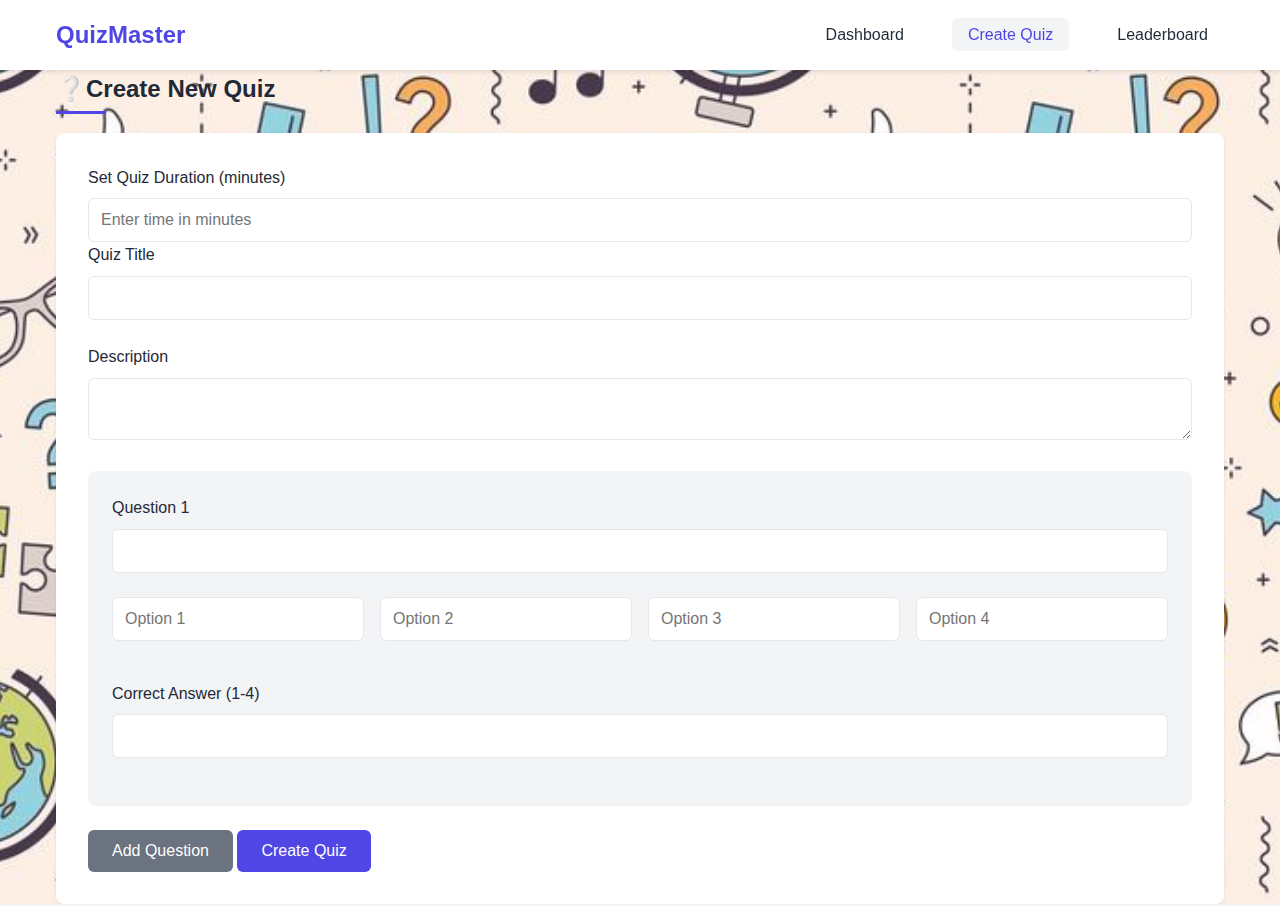
<file: createquiz.html>
<!DOCTYPE html>
<html lang="en">
<head>
    <meta charset="UTF-8">
    <meta name="viewport" content="width=device-width, initial-scale=1.0">
    <title>QuizMaster - Create Quiz</title>
    <link rel="stylesheet" href="styles.css">
</head>
<body>
    <nav class="navbar">
        <div class="container">
            <h1 class="logo">QuizMaster</h1>
            <ul class="nav-links">
                <li><a href="dashboard.html" class="nav-link">Dashboard</a></li>
                <li><a href="createquiz.html" class="nav-link active">Create Quiz</a></li>
               
                <li><a href="Tleaderboard.html" class="nav-link">Leaderboard</a></li>
            </ul>
        </div>
    </nav>

    <main class="container">
        <h2>❔Create New Quiz</h2>
        <form id="quiz-form" class="quiz-form">
            <div class="form-group">
                <label for="quiz-timer">Set Quiz Duration (minutes)</label>
                <input type="number" id="quiz-timer" min="1" placeholder="Enter time in minutes" required>
                <label for="quiz-title">Quiz Title</label>
                <input type="text" id="quiz-title" required>
            </div>
            <div class="form-group">
                <label for="quiz-description">Description</label>
                <textarea id="quiz-description" required></textarea>
            </div>
            <div id="questions-container"></div>
            <button type="button" id="add-question" class="btn secondary">Add Question</button>
            <button type="submit" class="btn primary">Create Quiz</button>
        </form>
    </main>

    <!-- Modal for sharing quiz -->
    <div id="share-modal" class="modal">
        <div class="modal-content">
            <h3>Share Quiz</h3>
            <p>Share this code with your students:</p>
            <div class="share-code">
                <input type="text" id="share-code-input" readonly>
                <button id="copy-code" class="btn secondary">Copy</button>
            </div>
            <button id="close-modal" class="btn secondary">Close</button>
        </div>
    </div>

    <script src="createquiz.js" type="module"></script>
</body>
</html>
</file>
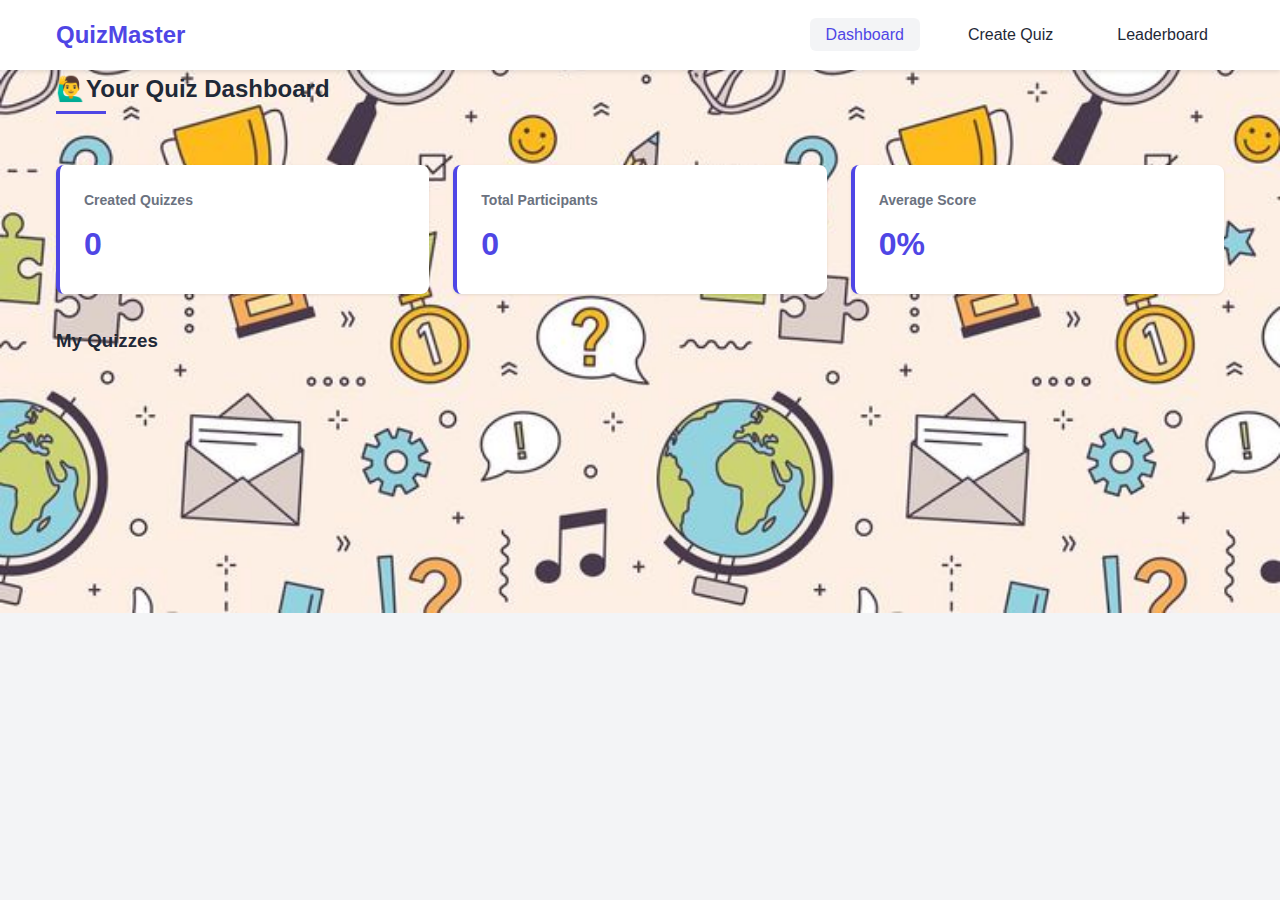
<file: dashboard.html>
<!DOCTYPE html>
<html lang="en">
<head>
    <meta charset="UTF-8">
    <meta name="viewport" content="width=device-width, initial-scale=1.0">
    <title>QuizMaster - Dashboard</title>
    <link rel="stylesheet" href="styles.css">
</head>
<body>
    <nav class="navbar">
        <div class="container">
            <h1 class="logo">QuizMaster</h1>
            <ul class="nav-links">
                <li><a href="dashboard.html" class="nav-link active">Dashboard</a></li>
                <li><a href="createquiz.html" class="nav-link">Create Quiz</a></li>
             
                <li><a href="Tleaderboard.html" class="nav-link">Leaderboard</a></li>
            </ul>
        </div>
    </nav>

    <main class="container">
        <h2>🙋‍♂️Your Quiz Dashboard</h2>
        <div class="stats-grid">
            <div class="stat-card">
                <h3>Created Quizzes</h3>
                <p id="total-quizzes">0</p>
            </div>
            <div class="stat-card">
                <h3>Total Participants</h3>
                <p id="total-participants">0</p>
            </div>
            <div class="stat-card">
                <h3>Average Score</h3>
                <p id="average-score">0%</p>
            </div>
        </div>
        <div class="my-quizzes">
            <h3>My Quizzes</h3>
            <div id="quiz-list" class="quiz-grid"></div>
        </div>
    </main>

    <script src="dashboard.js" type="module"></script>
</body>
</html>
</file>
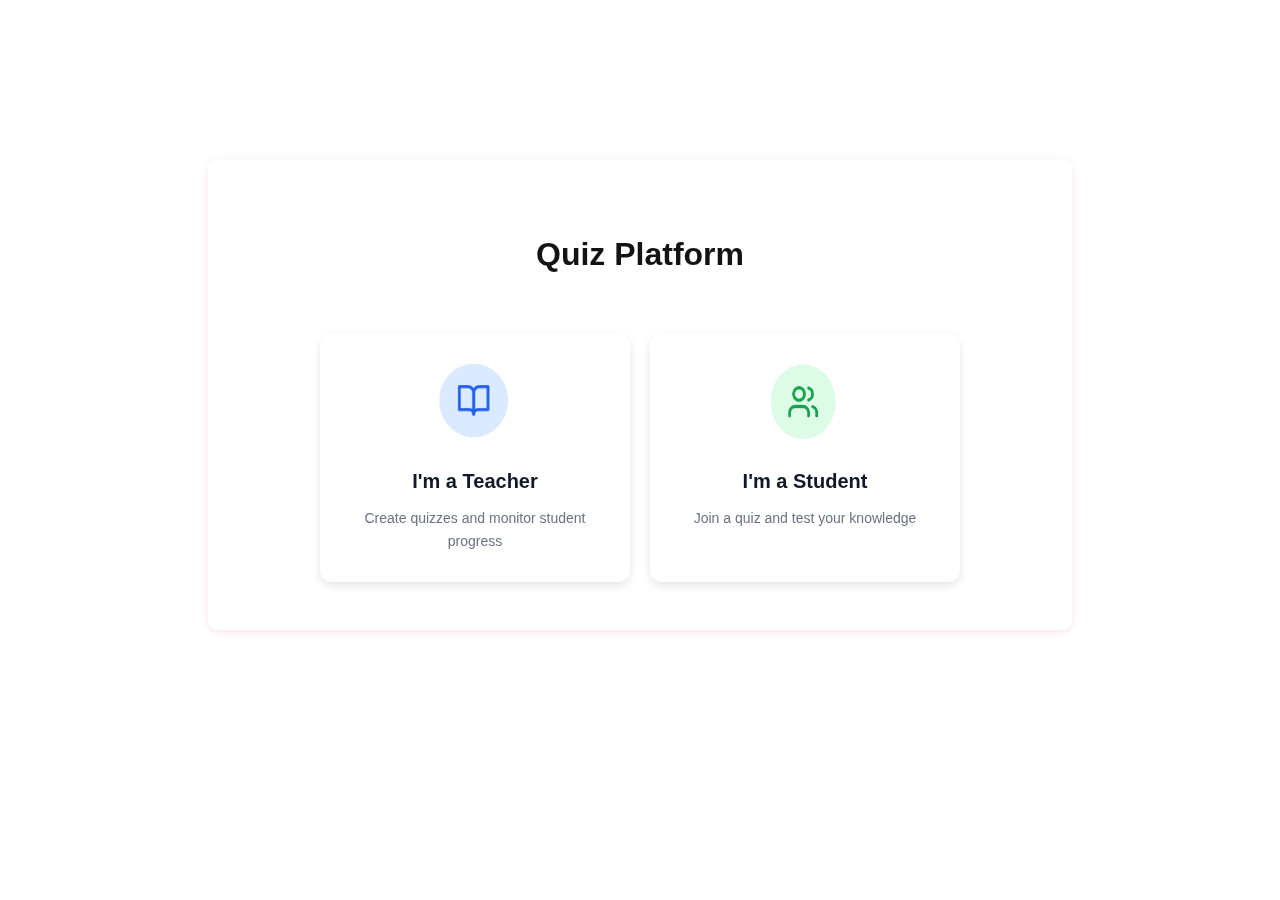
<file: home.html>
<!DOCTYPE html>
<html lang="en">
<head>
    <meta charset="UTF-8">
    <meta name="viewport" content="width=device-width, initial-scale=1.0">
    <title>Quiz Platform</title>
    <link rel="stylesheet" href="home.css">
    <script>
        function showQuizForm() {
            window.location.href = "createquiz.html"; // Redirects to the teacher's page
        }

        function showStudentPanel() {
            window.location.href = "student.html"; // Redirects to the student's page
        }
    </script>
</head>
<body>
    <div class="container">
        <div id="welcome-screen" class="screen">
            <h1><b>Quiz Platform</b></h1>
            <div class="roles">
                <div class="role" onclick="showQuizForm()">
                    <img src="image.png" alt="Teacher">
                    <div class="role-title">I'm a Teacher</div>
                    <div class="role-description">Create quizzes and monitor student progress</div>
                </div>

                <div class="role" onclick="showStudentPanel()">
                    <img src="image2.png" alt="Student">
                    <div class="role-title">I'm a Student</div>
                    <div class="role-description">Join a quiz and test your knowledge</div>
                </div>
            </div>         
        </div>
    </div>
</body>
</html>
</file>
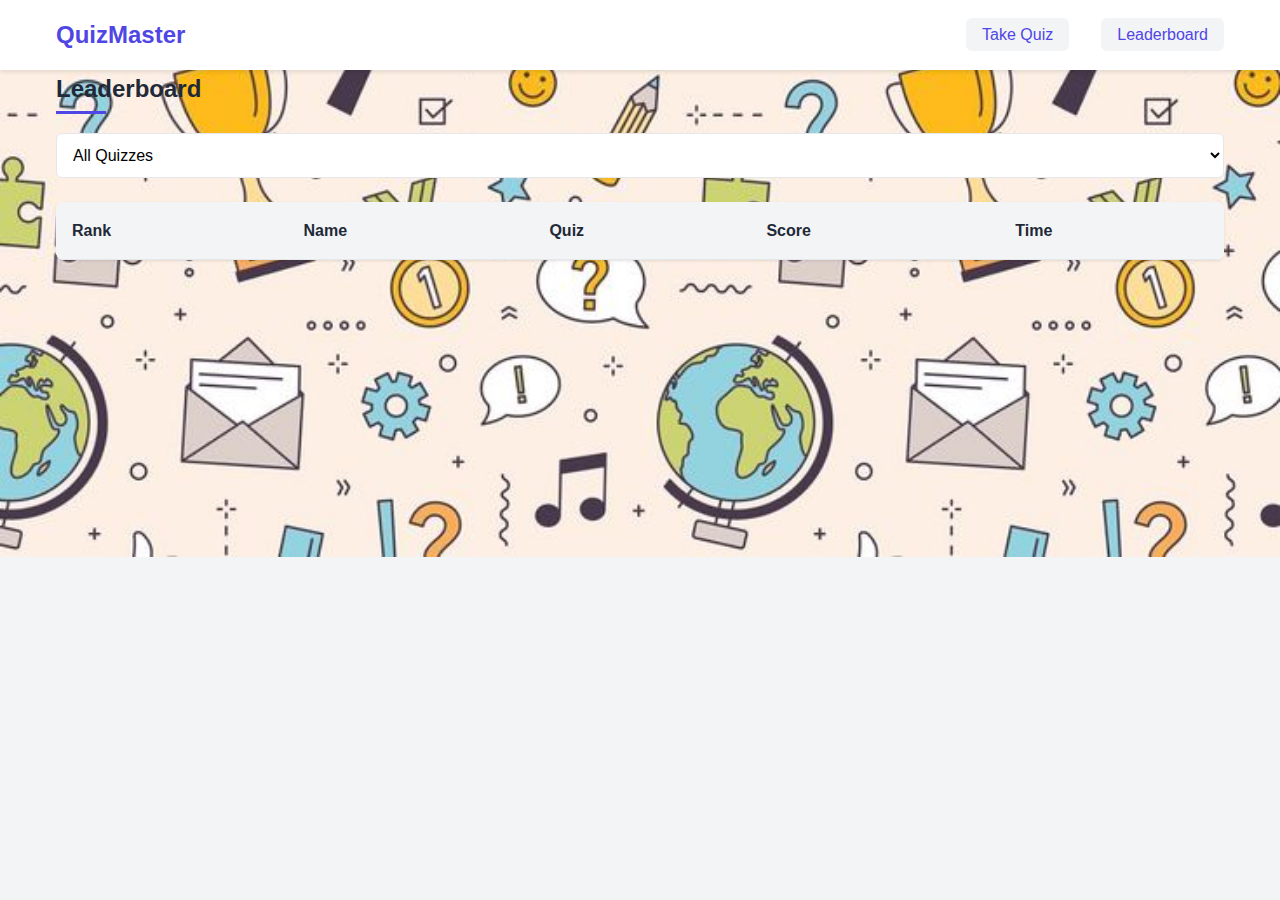
<file: Sleaderboad.html>
<!DOCTYPE html>
<html lang="en">
<head>
    <meta charset="UTF-8">
    <meta name="viewport" content="width=device-width, initial-scale=1.0">
    <title>QuizMaster - Leaderboard</title>
    <link rel="stylesheet" href="styles.css">
</head>
<body>
    <nav class="navbar">
        <div class="container">
            <h1 class="logo">QuizMaster</h1>
            <ul class="nav-links">
               
                <li><a href="student.html" class="nav-link active">Take Quiz</a></li>
                <li><a href="Sleaderboad.html" class="nav-link active">Leaderboard</a></li>
            </ul>
        </div>
    </nav>

    <main class="container">
        <h2>Leaderboard</h2>
        <div class="leaderboard-filters">
            <select id="quiz-select">
                <option value="all">All Quizzes</option>
            </select>
        </div>
        <table class="leaderboard-table">
            <thead>
                <tr>
                    <th>Rank</th>
                    <th>Name</th>
                    <th>Quiz</th>
                    <th>Score</th>
                    <th>Time</th>
                </tr>
            </thead>
            <tbody id="leaderboard-body"></tbody>
        </table>
    </main>

    <script src="Sleaderboad.js" type="module"></script>
</body>
</html>
</file>
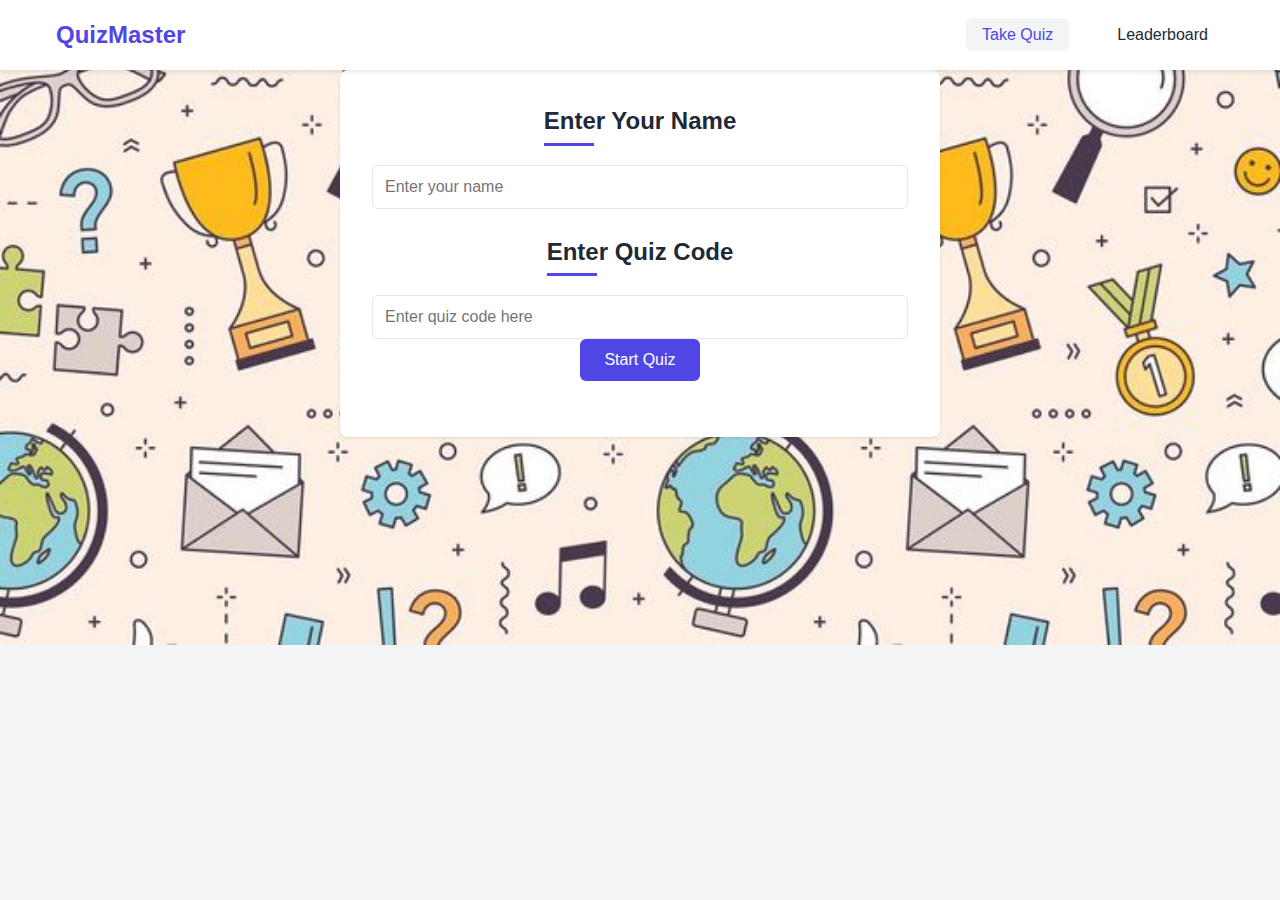
<file: student.html>
<!DOCTYPE html>
<html lang="en">
<head>
    <meta charset="UTF-8">
    <meta name="viewport" content="width=device-width, initial-scale=1.0">
    <title>QuizMaster - Take Quiz</title>
    <link rel="stylesheet" href="styles.css">
</head>
<body>
    <nav class="navbar">
        <div class="container">
            <h1 class="logo">QuizMaster</h1>
            <ul class="nav-links">
              
                <li><a href="student.html" class="nav-link active">Take Quiz</a></li>
                <li><a href="Sleaderboad.html" class="nav-link">Leaderboard</a></li>
            </ul>
        </div>
    </nav>

    <main class="container">
        <div id="quiz-entry" class="quiz-entry">

            <h2>Enter Your Name</h2>
    <div class="form-group">
        <input type="text" id="user-name" placeholder="Enter your name">
    </div>

            <h2>Enter Quiz Code</h2>
            <div class="form-group">
                <input type="text" id="quiz-code" placeholder="Enter quiz code here">
                <button id="start-quiz" class="btn primary">Start Quiz</button>
            </div>
        </div>
        <div id="quiz-content" class="quiz-content hidden">
            <h3 id="quiz-timer-display" style="color: red; text-align: center;"></h3>

            <h2 id="quiz-title-display"></h2>
            <div id="question-display"></div>
            <div class="quiz-navigation">
                <button id="prev-question" class="btn secondary">Previous</button>
                <button id="next-question" class="btn primary">Next</button>
                <button id="submit-quiz" class="btn primary ">Submit Quiz</button>
            </div>
        </div>
    </main>

    <script src="student.js" type="module"></script>
</body>
</html>
</file>
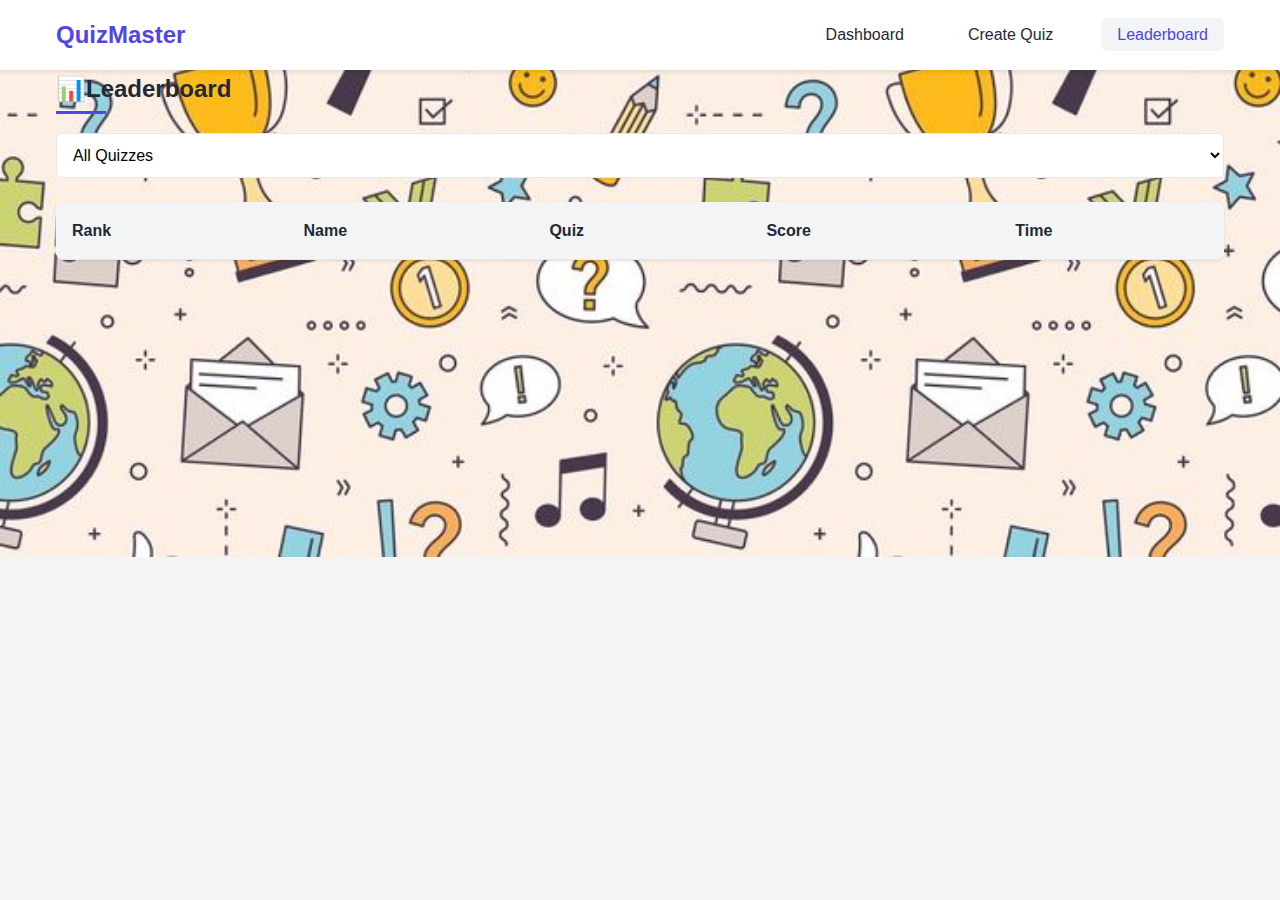
<file: Tleaderboard.html>
<!DOCTYPE html>
<html lang="en">
<head>
    <meta charset="UTF-8">
    <meta name="viewport" content="width=device-width, initial-scale=1.0">
    <title>QuizMaster - Leaderboard</title>
    <link rel="stylesheet" href="styles.css">
</head>
<body>
    <nav class="navbar">
        <div class="container">
            <h1 class="logo">QuizMaster</h1>
            <ul class="nav-links">
                <li><a href="dashboard.html" class="nav-link">Dashboard</a></li>
                <li><a href="createquiz.html" class="nav-link">Create Quiz</a></li>
              
                <li><a href="Tleaderboard.html" class="nav-link active">Leaderboard</a></li>
            </ul>
        </div>
    </nav>

    <main class="container">
        <h2>📊Leaderboard</h2>
        <div class="leaderboard-filters">
            <select id="quiz-select">
                <option value="all">All Quizzes</option>
            </select>
        </div>
        <table class="leaderboard-table">
            <thead>
                <tr>
                    <th>Rank</th>
                    <th>Name</th>
                    <th>Quiz</th>
                    <th>Score</th>
                    <th>Time</th>
                </tr>
            </thead>
            <tbody id="leaderboard-body"></tbody>
        </table>
    </main>

    <script src="Tleaderboard.js" type="module"></script>
</body>
</html>
</file>
<file: styles.css>
/* Base styles */
:root {
    --primary-color: #4f46e5;
    --primary-hover: #4338ca;
    --secondary-color: #6b7280;
    --background-color: #f3f4f6;
    --text-color: #1f2937;
    --border-color: #e5e7eb;
    --card-background: #ffffff;
    --success-color: #10b981;
    --error-color: #ef4444;
    --animation-speed: 0.3s;
}

* {
    margin: 0;
    padding: 0;
    box-sizing: border-box;
}

body {
    font-family: -apple-system, BlinkMacSystemFont, 'Segoe UI', Roboto, 'Helvetica Neue', Arial, sans-serif;
    line-height: 1.6;
    color: var(--text-color);
    background: var(--background-color) url('Quiz background.jpg') no-repeat center center/cover;
    transition: background-color var(--animation-speed) ease;
}

.container {
    max-width: 1200px;
    margin: 0 auto;
    padding: 0 1rem;
}

/* Navigation */
.navbar {
    background-color: var(--card-background);
    box-shadow: 0 2px 4px rgba(0, 0, 0, 0.1);
    padding: 1rem 0;
    position: sticky;
    top: 0;
    z-index: 100;
}

.navbar .container {
    display: flex;
    justify-content: space-between;
    align-items: center;
}

.logo {
    font-size: 1.5rem;
    font-weight: bold;
    color: var(--primary-color);
    transition: transform 0.3s ease;
}

.logo:hover {
    transform: scale(1.05);
}

.nav-links {
    display: flex;
    gap: 2rem;
    list-style: none;
}

.nav-link {
    text-decoration: none;
    color: var(--text-color);
    font-weight: 500;
    padding: 0.5rem 1rem;
    border-radius: 0.375rem;
    transition: all 0.3s ease;
    position: relative;
}

.nav-link:hover {
    background-color: var(--background-color);
    transform: translateY(-2px);
}

.nav-link.active {
    color: var(--primary-color);
    background-color: var(--background-color);
}

.nav-link.active::after {
    content: '';
    position: absolute;
    bottom: 0;
    left: 0;
    width: 100%;
    height: 2px;
    background-color: var(--primary-color);
    transform: scaleX(0);
    transition: transform 0.3s ease;
    transform-origin: center;
}

.nav-link.active:hover::after {
    transform: scaleX(1);
}

/* Pages */
.page {
    display: none;
    padding: 2rem 0;
    animation: fadeIn 0.5s ease;
}

@keyframes fadeIn {
    from {
        opacity: 0;
        transform: translateY(10px);
    }
    to {
        opacity: 1;
        transform: translateY(0);
    }
}

.page.active {
    display: block;
}

h2 {
    margin-bottom: 1.5rem;
    color: var(--text-color);
    
    position: relative;
    display: inline-block;
}

h2::after {
    content: '';
    position: absolute;
    bottom: -5px;
    left: 0;
    width: 50px;
    height: 3px;
    background-color: var(--primary-color);
    transition: width 0.3s ease;
}

h2:hover::after {
    width: 100%;
}

/* Dashboard */
.stats-grid {
    display: grid;
    grid-template-columns: repeat(auto-fit, minmax(250px, 1fr));
    gap: 1.5rem;
    margin: 2rem 0;
}

.stat-card {
    background-color: var(--card-background);
    padding: 1.5rem;
    border-radius: 0.5rem;
    box-shadow: 0 1px 3px rgba(0, 0, 0, 0.1);
    transition: all 0.3s ease;
    border-left: 4px solid var(--primary-color);
}

.stat-card:hover {
    transform: translateY(-5px);
    box-shadow: 0 10px 20px rgba(0, 0, 0, 0.1);
}

.stat-card h3 {
    color: var(--secondary-color);
    font-size: 0.875rem;
    margin-bottom: 0.5rem;
}

.stat-card p {
    font-size: 2rem;
    font-weight: bold;
    color: var(--primary-color);
    transition: color 0.3s ease;
}

.stat-card:hover p {
    color: var(--primary-hover);
}

.quiz-grid {
    display: grid;
    grid-template-columns: repeat(auto-fill, minmax(300px, 1fr));
    gap: 1.5rem;
    margin-top: 1rem;
}

.quiz-card {
    background-color: var(--card-background);
    padding: 1.5rem;
    border-radius: 0.5rem;
    box-shadow: 0 1px 3px rgba(0, 0, 0, 0.1);
    transition: all 0.3s ease;
    position: relative;
    overflow: hidden;
}

.quiz-card::before {
    content: '';
    position: absolute;
    top: 0;
    left: 0;
    width: 100%;
    height: 4px;
    background: linear-gradient(90deg, var(--primary-color), var(--primary-hover));
    transform: scaleX(0);
    transform-origin: left;
    transition: transform 0.3s ease;
}

.quiz-card:hover {
    transform: translateY(-5px);
    box-shadow: 0 10px 20px rgba(0, 0, 0, 0.1);
}

.quiz-card:hover::before {
    transform: scaleX(1);
}

.quiz-card h3 {
    margin-bottom: 0.5rem;
    color: var(--text-color);
}

.quiz-code {
    display: inline-block;
    background-color: var(--background-color);
    padding: 0.25rem 0.5rem;
    border-radius: 0.25rem;
    font-family: monospace;
    margin: 0.5rem 0;
    font-weight: bold;
    color: var(--primary-color);
}

.quiz-stats {
    color: var(--secondary-color);
    font-size: 0.875rem;
}

/* Forms */
.form-group {
    margin-bottom: 1.5rem;
}

label {
    display: block;
    margin-bottom: 0.5rem;
    font-weight: 500;
    color: var(--text-color);
}

input[type="text"],
input[type="number"],
textarea,
select {
    width: 100%;
    padding: 0.75rem;
    border: 1px solid var(--border-color);
    border-radius: 0.375rem;
    font-size: 1rem;
    transition: all 0.3s ease;
    background-color: var(--card-background);
}

input[type="text"]:focus,
input[type="number"]:focus,
textarea:focus,
select:focus {
    outline: none;
    border-color: var(--primary-color);
    box-shadow: 0 0 0 3px rgba(79, 70, 229, 0.1);
}

.quiz-form {
    background-color: var(--card-background);
    padding: 2rem;
    border-radius: 0.5rem;
    box-shadow: 0 1px 3px rgba(0, 0, 0, 0.1);
    animation: slideUp 0.5s ease;
}

@keyframes slideUp {
    from {
        opacity: 0;
        transform: translateY(20px);
    }
    to {
        opacity: 1;
        transform: translateY(0);
    }
}

.question-item {
    background-color: var(--background-color);
    padding: 1.5rem;
    border-radius: 0.5rem;
    margin-bottom: 1.5rem;
    animation: fadeIn 0.5s ease;
}

.options-container {
    display: grid;
    grid-template-columns: repeat(auto-fit, minmax(200px, 1fr));
    gap: 1rem;
    margin: 1rem 0;
}

/* Buttons */
.btn {
    display: inline-flex;
    align-items: center;
    padding: 0.75rem 1.5rem;
    border: none;
    border-radius: 0.375rem;
    font-size: 1rem;
    font-weight: 500;
    cursor: pointer;
    transition: all 0.3s ease;
    position: relative;
    overflow: hidden;
}

.btn::after {
    content: '';
    position: absolute;
    top: 50%;
    left: 50%;
    width: 5px;
    height: 5px;
    background: rgba(255, 255, 255, 0.5);
    opacity: 0;
    border-radius: 100%;
    transform: scale(1, 1) translate(-50%);
    transform-origin: 50% 50%;
}

.btn:focus:not(:active)::after {
    animation: ripple 1s ease-out;
}

@keyframes ripple {
    0% {
        transform: scale(0, 0);
        opacity: 0.5;
    }
    100% {
        transform: scale(20, 20);
        opacity: 0;
    }
}

.btn.primary {
    background-color: var(--primary-color);
    color: white;
}

.btn.primary:hover {
    background-color: var(--primary-hover);
    transform: translateY(-2px);
    box-shadow: 0 4px 8px rgba(0, 0, 0, 0.1);
}

.btn.primary:active {
    transform: translateY(0);
    box-shadow: none;
}

.btn.secondary {
    background-color: var(--secondary-color);
    color: white;
}

.btn.secondary:hover {
    opacity: 0.9;
    transform: translateY(-2px);
    box-shadow: 0 4px 8px rgba(0, 0, 0, 0.1);
}

.btn.secondary:active {
    transform: translateY(0);
    box-shadow: none;
}

/* Quiz Taking */
.quiz-entry {
    background-color: var(--card-background);
    padding: 2rem;
    border-radius: 0.5rem;
    box-shadow: 0 1px 3px rgba(0, 0, 0, 0.1);
    max-width: 600px;
    margin: 0 auto;
    text-align: center;
    animation: fadeIn 0.5s ease;
}

.quiz-content {
    background-color: var(--card-background);
    padding: 2rem;
    border-radius: 0.5rem;
    box-shadow: 0 1px 3px rgba(0, 0, 0, 0.1);
    animation: fadeIn 0.5s ease;
}

.question-text {
    font-size: 1.25rem;
    margin-bottom: 1.5rem;
    color: var(--text-color);
}

.options {
    display: flex;
    flex-direction: column;
    gap: 1rem;
    margin-bottom: 1.5rem;
}

.option {
    display: flex;
    align-items: center;
    padding: 1rem;
    border: 1px solid var(--border-color);
    border-radius: 0.5rem;
    cursor: pointer;
    transition: all 0.3s ease;
}

.option:hover {
    background-color: var(--background-color);
    transform: translateX(5px);
}

.option input[type="radio"] {
    margin-right: 1rem;
}

.quiz-navigation {
    display: flex;
    gap: 1rem;
    margin-top: 2rem;
    justify-content: center;
}

.result {
    background-color: var(--background-color);
    padding: 2rem;
    border-radius: 0.5rem;
    text-align: center;
    margin: 2rem 0;
    animation: pulse 2s infinite;
}

@keyframes pulse {
    0% {
        box-shadow: 0 0 0 0 rgba(79, 70, 229, 0.4);
    }
    70% {
        box-shadow: 0 0 0 10px rgba(79, 70, 229, 0);
    }
    100% {
        box-shadow: 0 0 0 0 rgba(79, 70, 229, 0);
    }
}

.result p {
    font-size: 1.25rem;
    margin-bottom: 0.5rem;
}

.result p:first-child {
    font-size: 2rem;
    font-weight: bold;
    color: var(--primary-color);
}

/* Leaderboard */
.leaderboard-filters {
    margin-bottom: 1.5rem;
}

.leaderboard-table {
    width: 100%;
    border-collapse: collapse;
    margin-top: 1.5rem;
    background-color: var(--card-background);
    border-radius: 0.5rem;
    overflow: hidden;
    box-shadow: 0 1px 3px rgba(0, 0, 0, 0.1);
}

.leaderboard-table th,
.leaderboard-table td {
    padding: 1rem;
    text-align: left;
    border-bottom: 1px solid var(--border-color);
}

.leaderboard-table th {
    background-color: var(--background-color);
    font-weight: 600;
    color: var(--text-color);
}

.leaderboard-table tr {
    transition: background-color 0.3s ease;
}

.leaderboard-table tr:hover {
    background-color: var(--background-color);
}

.leaderboard-table tr:first-child td {
    position: relative;
}

.leaderboard-table tr:first-child td:first-child::before {
    content: '🏆';
    position: absolute;
    left: -5px;
    top: 50%;
    transform: translateY(-50%);
    font-size: 1.5rem;
    animation: bounce 1s infinite alternate;
}

@keyframes bounce {
    from {
        transform: translateY(-50%) scale(1);
    }
    to {
        transform: translateY(-50%) scale(1.2);
    }
}

/* Modal */
.modal {
    display: none;
    position: fixed;
    top: 0;
    left: 0;
    width: 100%;
    height: 100%;
    background-color: rgba(0, 0, 0, 0.5);
    align-items: center;
    justify-content: center;
    z-index: 1000;
    opacity: 0;
    transition: opacity 0.3s ease;
}

.modal.active {
    display: flex;
    animation: fadeIn 0.3s ease forwards;
    opacity: 1;
}

.modal-content {
    background-color: var(--card-background);
    padding: 2rem;
    border-radius: 0.5rem;
    box-shadow: 0 10px 25px rgba(0, 0, 0, 0.1);
    width: 100%;
    max-width: 500px;
    transform: translateY(20px);
    animation: slideUp 0.3s ease forwards;
}

.share-code {
    display: flex;
    margin: 1rem 0;
    gap: 0.5rem;
}

.share-code input {
    flex: 1;
    font-family: monospace;
    font-size: 1.25rem;
    text-align: center;
    letter-spacing: 2px;
    font-weight: bold;
}

/* Utility classes */
.hidden {
    display: none !important;
}

/* Responsive adjustments */
@media (max-width: 768px) {
    .nav-links {
        gap: 1rem;
    }
    
    .stats-grid,
    .quiz-grid {
        grid-template-columns: 1fr;
    }
    
    .options-container {
        grid-template-columns: 1fr;
    }
    
    .quiz-navigation {
        flex-direction: column;
    }
}
</file>
<file: home.css>
/* Responsive Design */
@media (max-width: 600px) {
    .container {
        padding: 1rem;
    }

    .button-group {
        flex-direction: column;
        gap: 0.5rem;
    }

    button {
        width: 100%;
    }
}
body {
    font-family: 'Arial', sans-serif;
    line-height: 1.6;
    background: url("https://static.vecteezy.com/system/resources/previews/017/301/453/original/blackboard-and-elements-in-the-classroom-on-wooden-sheet-background-chalkboard-for-copy-space-blank-blackboard-illustration-vector.jpg") no-repeat center center/cover;
    background-size: cover;
    background-attachment: fixed; /* Keeps the image fixed */
    color: #333;
    margin: 0;
    padding: 5%;
}

.container {
    max-width: 800px;
    margin: 6rem auto;
    padding: 2rem;
 
    background: rgba(255, 255, 255, 0.2); /* Semi-transparent background */
    border-radius: 10px;
    box-shadow: 0 2px 10px rgba(164, 22, 22, 0.1);
    backdrop-filter: blur(10px); /* Blurs the container only */
    
}


.screen {
    display: grid;
    justify-content: center;

    padding: 1rem;
    
}

.hidden {
    display: none;
}

h1, h2 {
    text-align: center;
    margin-bottom: 2rem;
    color: #121315;
}

.roles {
    display: flex;
    justify-content: center;
    gap: 20px;
    margin-top: 20px;
    box-shadow: #121315;
}

.role {
    width: 250px;
    padding: 30px;
    background-color: white;
    border-radius: 12px;
    box-shadow: 0 4px 8px rgba(0, 0, 0, 0.1);
    cursor: pointer;
    transition: transform 0.2s, box-shadow 0.2s;
    text-align: center;
}

.role:hover {
    transform: scale(1.05);
    box-shadow: 0 6px 12px rgba(13, 12, 12, 0.15);
}

.role img {
    width: 100px;
    height: 80px;
    margin-bottom: 15px;
}

.role-title {
    font-size: 20px;
    font-weight: bold;
    color: #111827;
    margin-bottom: 10px;
}

.role-description {
    font-size: 14px;
    color: #6b7280;
}
</file>
